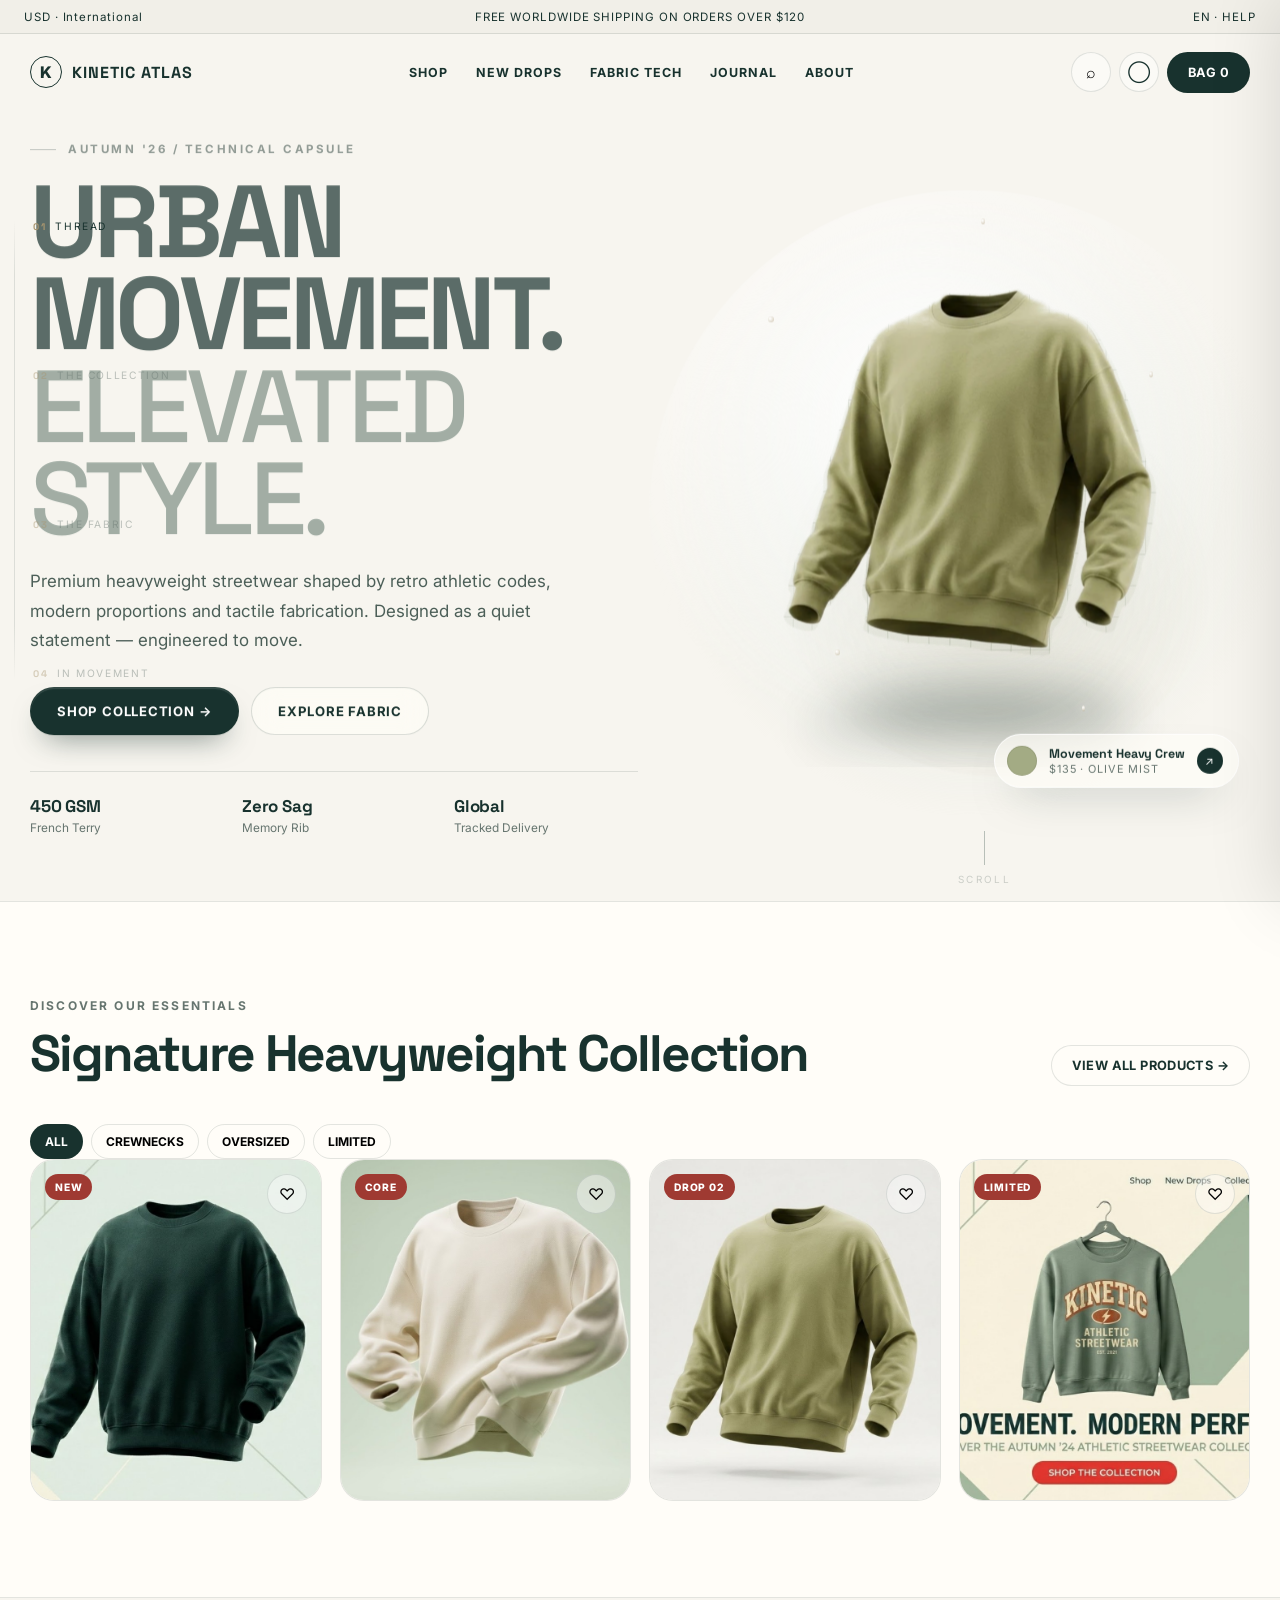
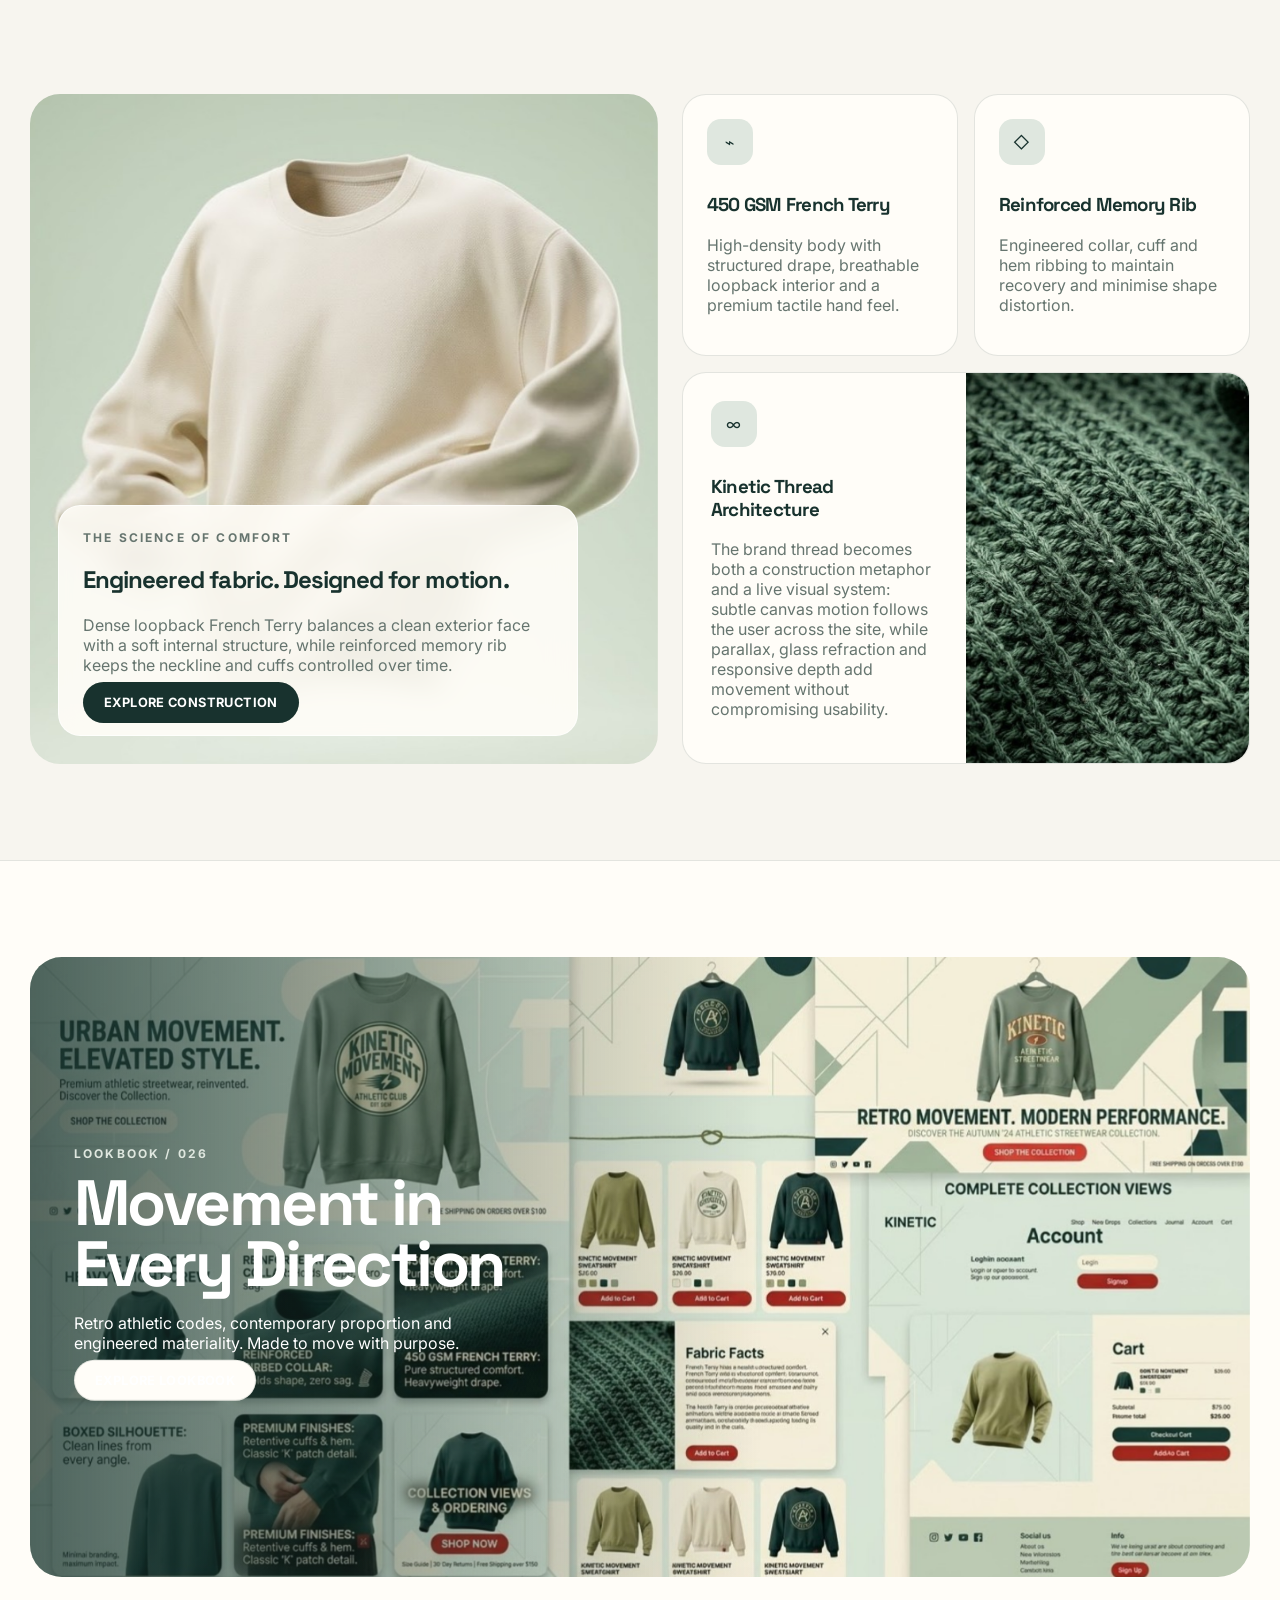
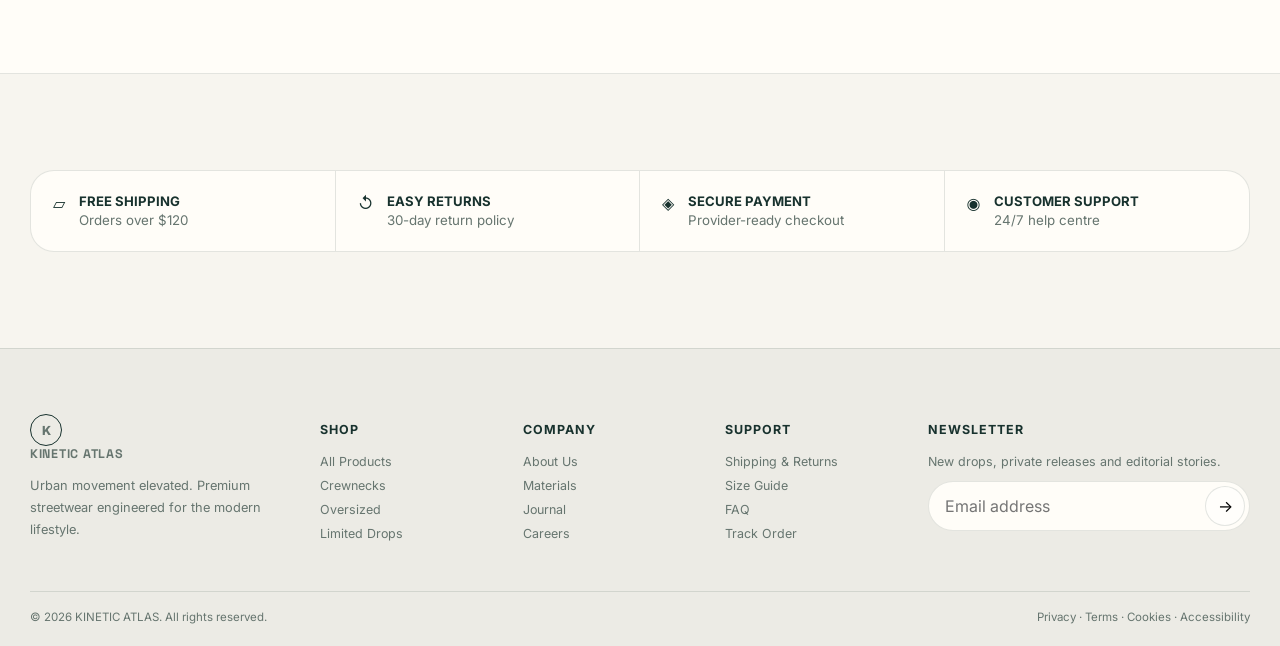
<file: index.html>
<!doctype html><html lang="en"><head><meta charset="utf-8"><meta name="viewport" content="width=device-width,initial-scale=1"><meta name="theme-color" content="#f7f5ef"><meta name="description" content="KINETIC ATLAS premium heavyweight streetwear — engineered for urban movement."><title>KINETIC ATLAS — Urban Movement</title><link rel="preconnect" href="https://fonts.googleapis.com"><link rel="preconnect" href="https://fonts.gstatic.com" crossorigin><link href="https://fonts.googleapis.com/css2?family=Inter:wght@400;500;600;700;800&family=Space+Grotesk:wght@500;600;700&display=swap" rel="stylesheet"><link rel="stylesheet" href="assets/css/styles.css"><link rel="stylesheet" href="assets/css/hero.css"><link rel="preload" as="image" href="assets/images/hero-garment.webp" type="image/webp" fetchpriority="high"><script>document.documentElement.classList.add("js")</script><link rel="manifest" href="manifest.webmanifest"><script type="application/ld+json">{"@context":"https://schema.org","@type":"Organization","name":"KINETIC ATLAS","url":"https://example.com","logo":"https://example.com/assets/logo.png","sameAs":[]}</script><script type="application/ld+json">{"@context":"https://schema.org","@type":"WebSite","name":"KINETIC ATLAS","url":"https://example.com","potentialAction":{"@type":"SearchAction","target":"https://example.com/shop.html?q={search_term_string}","query-input":"required name=search_term_string"}}</script></head><body>
<div class="announcement"><span>USD · International</span><span>FREE WORLDWIDE SHIPPING ON ORDERS OVER $120</span><span>EN · HELP</span></div>
<header class="header"><div class="container nav"><a class="brand" href="index.html"><span class="brandmark">K</span><strong>KINETIC ATLAS</strong></a><nav class="links"><a href="shop.html">SHOP</a><a href="#new">NEW DROPS</a><a href="#fabric">FABRIC TECH</a><a href="#lookbook">JOURNAL</a><a href="#about">ABOUT</a></nav><div class="actions"><button class="iconbtn" id="searchOpen" aria-label="Search">⌕</button><a class="iconbtn" href="account.html" aria-label="Account">◯</a><button class="pill dark" id="cartOpen">BAG <span data-cart-count>0</span></button></div></div></header>
<nav class="rail" data-rail aria-hidden="true"><span class="rail-track"><i class="rail-fill"></i></span><ol class="rail-marks"><li data-anchor="hero"><b>01</b><span>Thread</span></li><li data-anchor="new"><b>02</b><span>The collection</span></li><li data-anchor="fabric"><b>03</b><span>The fabric</span></li><li data-anchor="lookbook"><b>04</b><span>In movement</span></li></ol></nav>
<main>
<section class="hero" id="hero" data-hero>
<div class="container hero-grid">
<div class="hero-lede" data-scroll-copy="fade"><div class="eyebrow"><span data-in="up">AUTUMN '26 / TECHNICAL CAPSULE</span></div><h1 class="display hero-title"><span class="l"><span>URBAN MOVEMENT.</span></span><span class="l"><em>ELEVATED STYLE.</em></span></h1></div>
<div class="hero-actions" data-scroll-copy><p class="hero-sub" data-in="up" style="--d:.25s">Premium heavyweight streetwear shaped by retro athletic codes, modern proportions and tactile fabrication. Designed as a quiet statement — engineered to move.</p><div class="hero-cta" data-in="up" style="--d:.36s"><a class="pill dark" href="shop.html">SHOP COLLECTION <span class="arw">→</span></a><a class="pill ghost" href="#fabric">EXPLORE FABRIC</a></div></div>
<div class="hero-spec" data-scroll-copy><div data-in="up" style="--d:.46s"><b>450 GSM</b><small>French Terry</small></div><div data-in="up" style="--d:.54s"><b>Zero Sag</b><small>Memory Rib</small></div><div data-in="up" style="--d:.62s"><b>Global</b><small>Tracked Delivery</small></div></div>
<div class="hero-art">
<div class="hero-layer hero-atmos" data-depth=".10" data-rise="-26" data-zoom=".07" aria-hidden="true"><i class="glow"></i><i class="bloom"></i></div>
<canvas class="hero-weave" data-depth=".40" data-tilt=".5" data-rise="44" aria-hidden="true"></canvas>
<div class="hero-layer hero-shadow" data-depth=".24" data-rise="16" data-zoom=".06" aria-hidden="true"><picture><source srcset="assets/images/hero-garment-shadow.webp" type="image/webp"><img src="assets/images/hero-garment-shadow.png" width="661" height="721" alt="" loading="eager" decoding="async"></picture></div>
<div class="hero-layer hero-garment" data-depth=".42" data-tilt="1" data-rise="58" data-zoom="-.10"><picture><source srcset="assets/images/hero-garment.webp" type="image/webp"><img src="assets/images/hero-garment.png" width="661" height="721" alt="Movement Heavy Crew — 450 GSM olive mist crewneck" fetchpriority="high" decoding="async"></picture></div>
<div class="hero-layer hero-motes" data-depth=".70" data-rise="86" aria-hidden="true"><i></i><i></i><i></i><i></i><i></i></div>
<div class="hero-layer hero-chip-wrap" data-depth=".55" data-rise="30"><a class="hero-chip" href="product.html?id=movement-crew"><span class="dot"></span><span><b>Movement Heavy Crew</b><small>$135 · OLIVE MIST</small></span><span class="go">↗</span></a></div>
</div>
<div class="hero-cue" aria-hidden="true"><span class="track"></span><span>SCROLL</span></div>
</div>
</section>
<section class="section alt" id="new"><div class="container"><div class="section-head" data-reveal><div><div class="eyebrow">DISCOVER OUR ESSENTIALS</div><h2 class="display">Signature Heavyweight Collection</h2></div><a class="pill" href="shop.html">VIEW ALL PRODUCTS →</a></div><div class="filters" data-reveal><button class="filter active">ALL</button><button class="filter">CREWNECKS</button><button class="filter">OVERSIZED</button><button class="filter">LIMITED</button></div><div class="products" data-reveal data-product-grid data-limit="4"></div></div></section>
<section class="section" id="fabric"><div class="container feature-grid"><div class="editorial" data-reveal><img data-parallax=".16" src="assets/images/product-ivory-crew.jpg" alt="Ivory premium crewneck editorial"><div class="editorial-copy"><div class="eyebrow">THE SCIENCE OF COMFORT</div><h2 class="display">Engineered fabric. Designed for motion.</h2><p class="muted">Dense loopback French Terry balances a clean exterior face with a soft internal structure, while reinforced memory rib keeps the neckline and cuffs controlled over time.</p><a class="pill dark" href="product.html?id=retro-crew">EXPLORE CONSTRUCTION</a></div></div><div class="tech-grid" data-reveal><article class="tech-card"><div class="tech-icon">⌁</div><h3 class="display">450 GSM French Terry</h3><p class="muted">High-density body with structured drape, breathable loopback interior and a premium tactile hand feel.</p></article><article class="tech-card"><div class="tech-icon">◇</div><h3 class="display">Reinforced Memory Rib</h3><p class="muted">Engineered collar, cuff and hem ribbing to maintain recovery and minimise shape distortion.</p></article><article class="tech-card big"><div class="copy"><div class="tech-icon">∞</div><h3 class="display">Kinetic Thread Architecture</h3><p class="muted">The brand thread becomes both a construction metaphor and a live visual system: subtle canvas motion follows the user across the site, while parallax, glass refraction and responsive depth add movement without compromising usability.</p></div><img src="assets/images/fabric-pine-closeup.jpg" alt="Close up heavyweight knit texture"></article></div></div></section>
<section class="section alt" id="lookbook"><div class="container"><div class="lookbook" data-reveal><img data-parallax=".2" src="assets/images/brand-moodboard.jpg" alt="Kinetic Atlas collection lookbook"><div class="overlay"></div><div class="copy"><div class="eyebrow" style="color:#dfe7df">LOOKBOOK / 026</div><h2 class="display">Movement in Every Direction</h2><p>Retro athletic codes, contemporary proportion and engineered materiality. Made to move with purpose.</p><a class="pill" href="shop.html">EXPLORE LOOKBOOK</a></div></div></div></section>
<section class="section"><div class="container servicebar" data-reveal><div class="service"><span>▱</span><div><b>FREE SHIPPING</b><small>Orders over $120</small></div></div><div class="service"><span>↺</span><div><b>EASY RETURNS</b><small>30-day return policy</small></div></div><div class="service"><span>◈</span><div><b>SECURE PAYMENT</b><small>Provider-ready checkout</small></div></div><div class="service"><span>◉</span><div><b>CUSTOMER SUPPORT</b><small>24/7 help centre</small></div></div></div></section>
</main>
<footer class="footer" id="about"><div class="container"><div class="footer-grid"><div><a class="brand" href="index.html"><span class="brandmark">K</span><strong>KINETIC ATLAS</strong></a><p class="muted" style="font-size:.8rem;line-height:1.7;max-width:260px">Urban movement elevated. Premium streetwear engineered for the modern lifestyle.</p></div><div><h4>SHOP</h4><a href="shop.html">All Products</a><a href="shop.html">Crewnecks</a><a href="shop.html">Oversized</a><a href="shop.html">Limited Drops</a></div><div><h4>COMPANY</h4><a href="#about">About Us</a><a href="#fabric">Materials</a><a href="#lookbook">Journal</a><a href="#">Careers</a></div><div><h4>SUPPORT</h4><a href="#">Shipping & Returns</a><a href="#">Size Guide</a><a href="#">FAQ</a><a href="#">Track Order</a></div><div><h4>NEWSLETTER</h4><p class="muted" style="font-size:.78rem">New drops, private releases and editorial stories.</p><form class="newsletter" onsubmit="event.preventDefault();document.getElementById('toast').textContent='You are on the list';document.getElementById('toast').classList.add('show');setTimeout(()=>document.getElementById('toast').classList.remove('show'),2000)"><input required type="email" placeholder="Email address"><button class="iconbtn" aria-label="Join">→</button></form></div></div><div class="footer-bottom"><span>© 2026 KINETIC ATLAS. All rights reserved.</span><span>Privacy · Terms · Cookies · Accessibility</span></div></div></footer>
<div class="backdrop" id="backdrop"></div><aside class="drawer" id="cartDrawer"><div class="drawer-head"><b class="display">YOUR BAG (<span data-cart-count>0</span>)</b><button class="iconbtn" id="cartClose">×</button></div><div class="drawer-body" id="cartItems"></div><div class="drawer-foot"><div style="display:flex;justify-content:space-between;margin-bottom:16px"><b>SUBTOTAL</b><b data-cart-subtotal>$0.00</b></div><a class="pill accent" style="display:block;text-align:center" href="checkout.html">SECURE CHECKOUT</a></div></aside><div class="modal" id="searchModal"><div class="searchbox"><input id="searchInput" placeholder="Search collection, colour, style…"><button class="iconbtn" id="searchClose">×</button></div><div class="search-results" id="searchResults"></div></div><div class="toast" id="toast"></div><script src="assets/js/data.js"></script><script src="assets/js/app.js"></script><script src="assets/js/hero.js"></script></body></html>
</file>
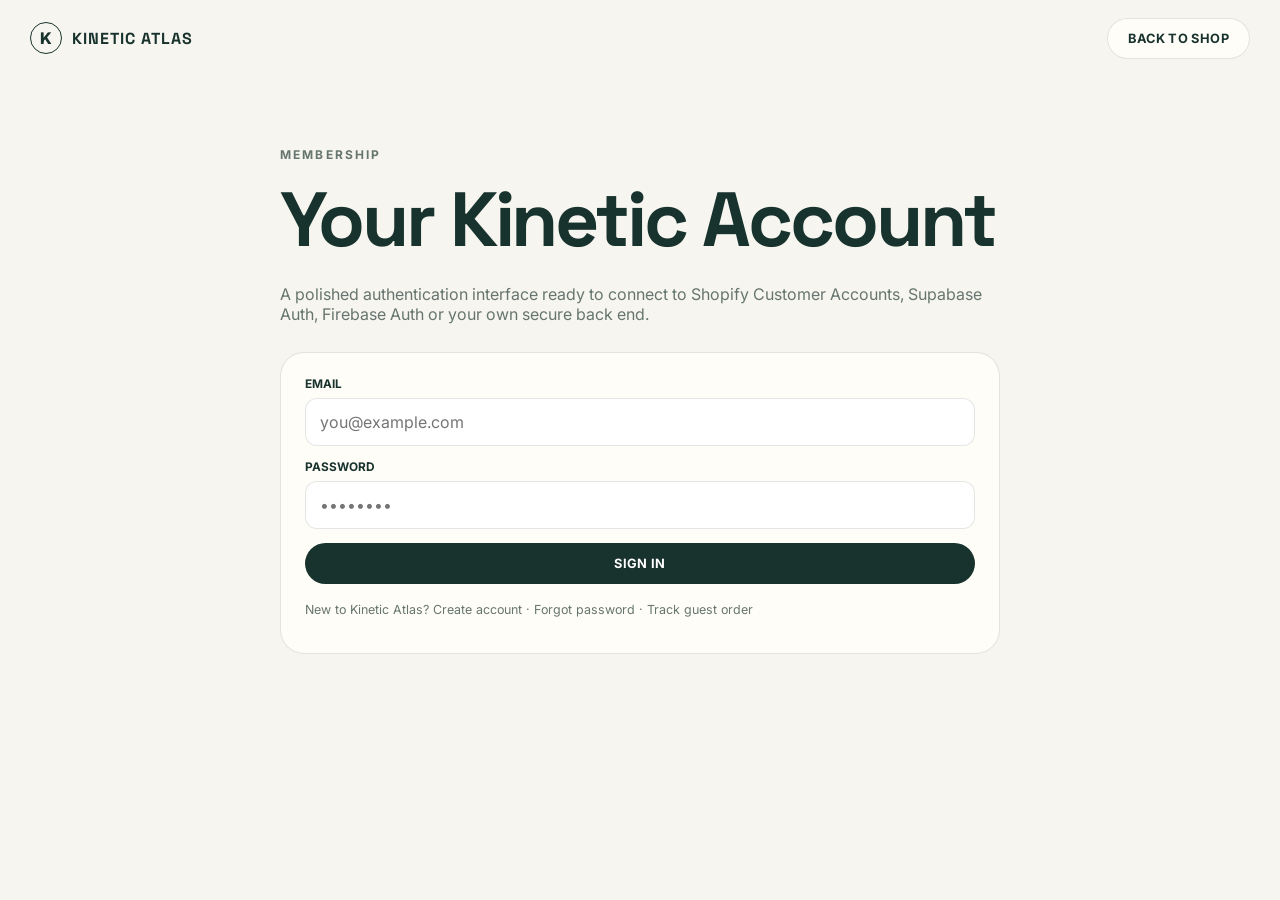
<file: account.html>
<!doctype html><html lang="en"><head><meta charset="utf-8"><meta name="viewport" content="width=device-width,initial-scale=1"><title>Account — KINETIC ATLAS</title><link rel="preconnect" href="https://fonts.googleapis.com"><link rel="preconnect" href="https://fonts.gstatic.com" crossorigin><link href="https://fonts.googleapis.com/css2?family=Inter:wght@400;500;600;700;800&family=Space+Grotesk:wght@500;600;700&display=swap" rel="stylesheet"><link rel="stylesheet" href="assets/css/styles.css"></head><body><header class="header"><div class="container nav"><a class="brand" href="index.html"><span class="brandmark">K</span><strong>KINETIC ATLAS</strong></a><a class="pill" href="shop.html">BACK TO SHOP</a></div></header><main><section class="page-hero"><div class="container" style="max-width:720px"><div class="eyebrow">MEMBERSHIP</div><h1 class="display">Your Kinetic Account</h1><p class="muted">A polished authentication interface ready to connect to Shopify Customer Accounts, Supabase Auth, Firebase Auth or your own secure back end.</p><div class="panel" style="margin-top:28px"><form class="form-grid" onsubmit="event.preventDefault();document.getElementById('toast').textContent='Demo sign-in only';document.getElementById('toast').classList.add('show');setTimeout(()=>document.getElementById('toast').classList.remove('show'),1800)"><div class="field full"><label>EMAIL</label><input type="email" required placeholder="you@example.com"></div><div class="field full"><label>PASSWORD</label><input type="password" required placeholder="••••••••"></div><button class="pill dark" style="grid-column:1/-1">SIGN IN</button></form><p class="muted" style="font-size:.78rem;margin-top:18px">New to Kinetic Atlas? Create account · Forgot password · Track guest order</p></div></div></section></main><div class="toast" id="toast"></div><script src="assets/js/data.js"></script><script src="assets/js/app.js"></script></body></html>
</file>
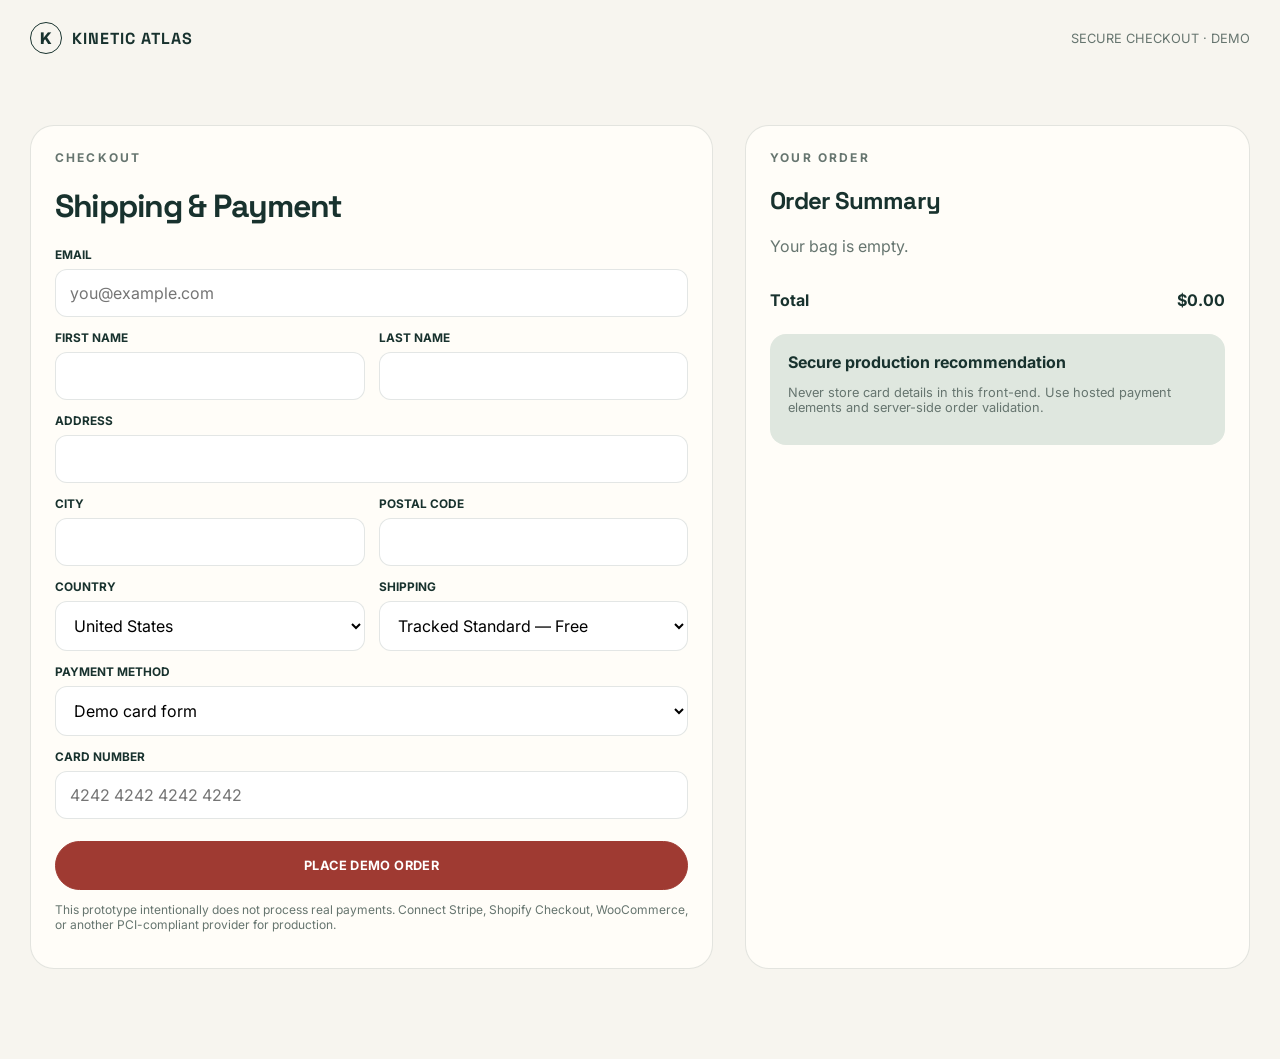
<file: checkout.html>
<!doctype html><html lang="en"><head><meta charset="utf-8"><meta name="viewport" content="width=device-width,initial-scale=1"><title>Checkout — KINETIC ATLAS</title><link rel="preconnect" href="https://fonts.googleapis.com"><link rel="preconnect" href="https://fonts.gstatic.com" crossorigin><link href="https://fonts.googleapis.com/css2?family=Inter:wght@400;500;600;700;800&family=Space+Grotesk:wght@500;600;700&display=swap" rel="stylesheet"><link rel="stylesheet" href="assets/css/styles.css"></head><body><header class="header"><div class="container nav"><a class="brand" href="index.html"><span class="brandmark">K</span><strong>KINETIC ATLAS</strong></a><span class="muted" style="font-size:.8rem">SECURE CHECKOUT · DEMO</span></div></header><main><div class="container checkout"><form class="panel"><div class="eyebrow">CHECKOUT</div><h1 class="display">Shipping & Payment</h1><div class="form-grid"><div class="field full"><label>EMAIL</label><input type="email" required placeholder="you@example.com"></div><div class="field"><label>FIRST NAME</label><input required></div><div class="field"><label>LAST NAME</label><input required></div><div class="field full"><label>ADDRESS</label><input required></div><div class="field"><label>CITY</label><input required></div><div class="field"><label>POSTAL CODE</label><input required></div><div class="field"><label>COUNTRY</label><select><option>United States</option><option>United Kingdom</option><option>Saudi Arabia</option><option>Pakistan</option><option>Germany</option><option>Canada</option></select></div><div class="field"><label>SHIPPING</label><select><option>Tracked Standard — Free</option><option>Express — $24</option></select></div><div class="field full"><label>PAYMENT METHOD</label><select><option>Demo card form</option><option>PayPal (integration placeholder)</option><option>Apple Pay / Google Pay (provider placeholder)</option></select></div><div class="field full"><label>CARD NUMBER</label><input placeholder="4242 4242 4242 4242"></div></div><button id="placeOrder" class="pill accent" style="width:100%;margin-top:22px;padding:16px">PLACE DEMO ORDER</button><p class="muted" style="font-size:.75rem">This prototype intentionally does not process real payments. Connect Stripe, Shopify Checkout, WooCommerce, or another PCI-compliant provider for production.</p></form><aside class="panel"><div class="eyebrow">YOUR ORDER</div><h2 class="display">Order Summary</h2><div id="checkoutSummary"></div><div style="margin-top:24px;padding:18px;background:var(--sage);border-radius:16px"><b>Secure production recommendation</b><p class="muted" style="font-size:.8rem">Never store card details in this front-end. Use hosted payment elements and server-side order validation.</p></div></aside></div></main><div class="toast" id="toast"></div><script src="assets/js/data.js"></script><script src="assets/js/app.js"></script></body></html>
</file>
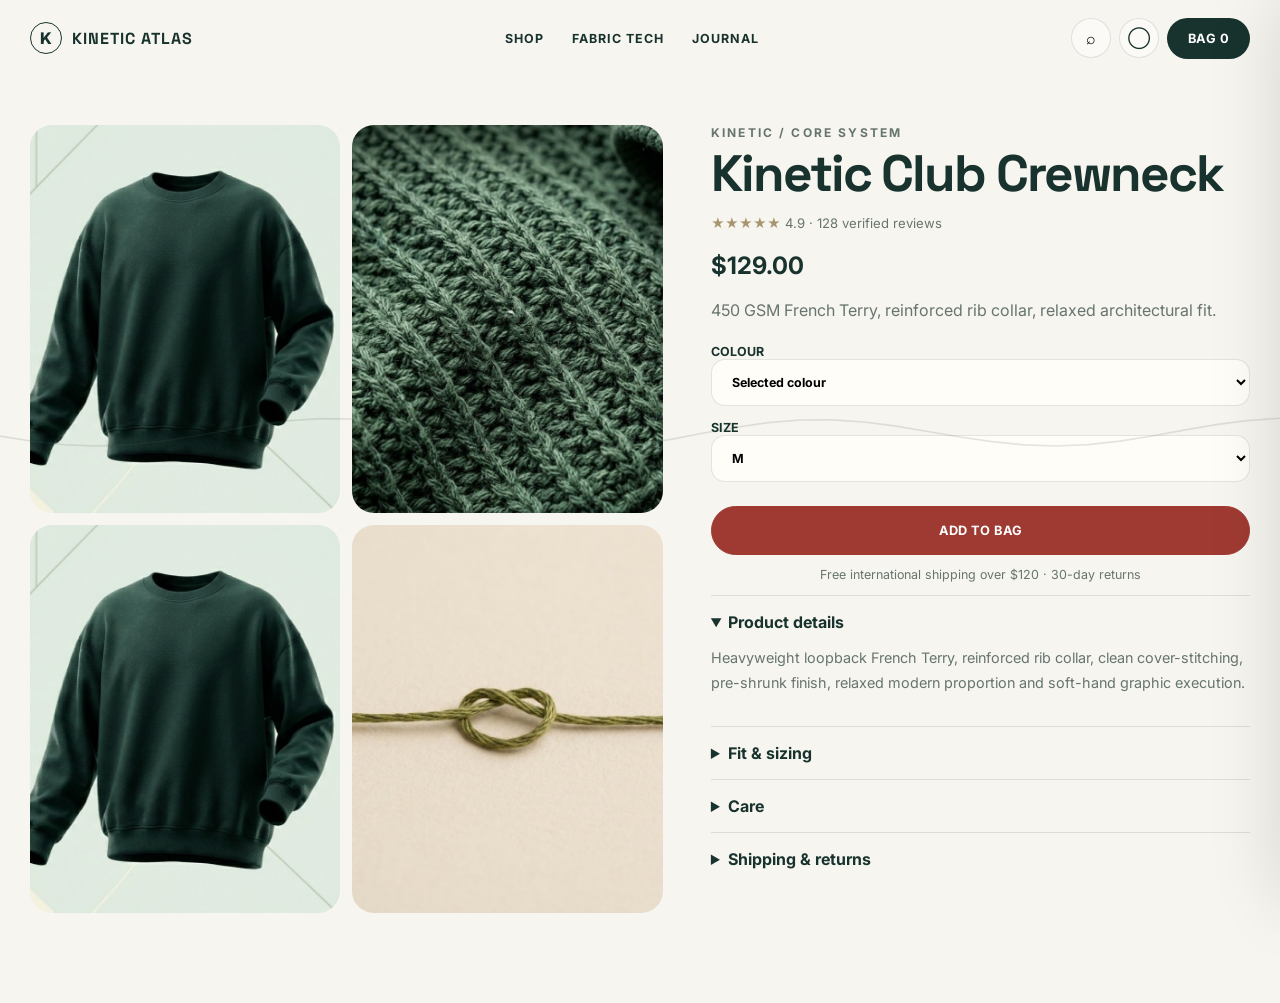
<file: product.html>
<!doctype html><html lang="en"><head><meta charset="utf-8"><meta name="viewport" content="width=device-width,initial-scale=1"><title>Product — KINETIC ATLAS</title><link rel="preconnect" href="https://fonts.googleapis.com"><link rel="preconnect" href="https://fonts.gstatic.com" crossorigin><link href="https://fonts.googleapis.com/css2?family=Inter:wght@400;500;600;700;800&family=Space+Grotesk:wght@500;600;700&display=swap" rel="stylesheet"><link rel="stylesheet" href="assets/css/styles.css"><script id="productSchema" type="application/ld+json"></script></head><body><canvas id="threadCanvas"></canvas><header class="header"><div class="container nav"><a class="brand" href="index.html"><span class="brandmark">K</span><strong>KINETIC ATLAS</strong></a><nav class="links"><a href="shop.html">SHOP</a><a href="index.html#fabric">FABRIC TECH</a><a href="index.html#lookbook">JOURNAL</a></nav><div class="actions"><button class="iconbtn" id="searchOpen">⌕</button><a class="iconbtn" href="account.html">◯</a><button class="pill dark" id="cartOpen">BAG <span data-cart-count>0</span></button></div></div></header><main id="productDetail"><div class="container product-page"><section class="gallery"><img data-p-img alt="Product front"><img data-p-img alt="Fabric detail"><img data-p-img alt="Product alternate"><img src="assets/images/thread-knot-wide.jpg" alt="Kinetic thread detail"></section><section class="product-info"><div class="eyebrow">KINETIC / CORE SYSTEM</div><h1 class="display" id="pName">Product</h1><div class="rating">★★★★★ <span class="muted">4.9 · 128 verified reviews</span></div><h2 id="pPrice">$129.00</h2><p class="muted" id="pDesc"></p><div class="selects"><label>COLOUR<select><option>Selected colour</option><option>Pine Green</option><option>Ivory</option><option>Olive Mist</option></select></label><label>SIZE<select id="pSize"><option>XS</option><option>S</option><option selected>M</option><option>L</option><option>XL</option><option>XXL</option></select></label></div><button class="pill accent" id="pAdd" style="width:100%;padding:16px">ADD TO BAG</button><p class="muted" style="font-size:.78rem;text-align:center">Free international shipping over $120 · 30-day returns</p><div class="accordion"><details open><summary>Product details</summary><p>Heavyweight loopback French Terry, reinforced rib collar, clean cover-stitching, pre-shrunk finish, relaxed modern proportion and soft-hand graphic execution.</p></details><details><summary>Fit & sizing</summary><p>Relaxed unisex fit. Choose your usual size for a structured silhouette or size up for a more oversized streetwear profile.</p></details><details><summary>Care</summary><p>Cold wash inside out, gentle cycle, line dry where possible. Do not iron directly over graphic applications.</p></details><details><summary>Shipping & returns</summary><p>Tracked international shipping. Returns accepted within 30 days on unworn items with original packaging and tags.</p></details></div></section></div></main><div class="backdrop" id="backdrop"></div><aside class="drawer" id="cartDrawer"><div class="drawer-head"><b>YOUR BAG (<span data-cart-count>0</span>)</b><button class="iconbtn" id="cartClose">×</button></div><div class="drawer-body" id="cartItems"></div><div class="drawer-foot"><div style="display:flex;justify-content:space-between;margin-bottom:16px"><b>SUBTOTAL</b><b data-cart-subtotal>$0</b></div><a class="pill accent" style="display:block;text-align:center" href="checkout.html">SECURE CHECKOUT</a></div></aside><div class="modal" id="searchModal"><div class="searchbox"><input id="searchInput" placeholder="Search products…"><button class="iconbtn" id="searchClose">×</button></div><div id="searchResults" class="search-results"></div></div><div class="toast" id="toast"></div><script src="assets/js/data.js"></script><script src="assets/js/app.js"></script></body></html>
</file>
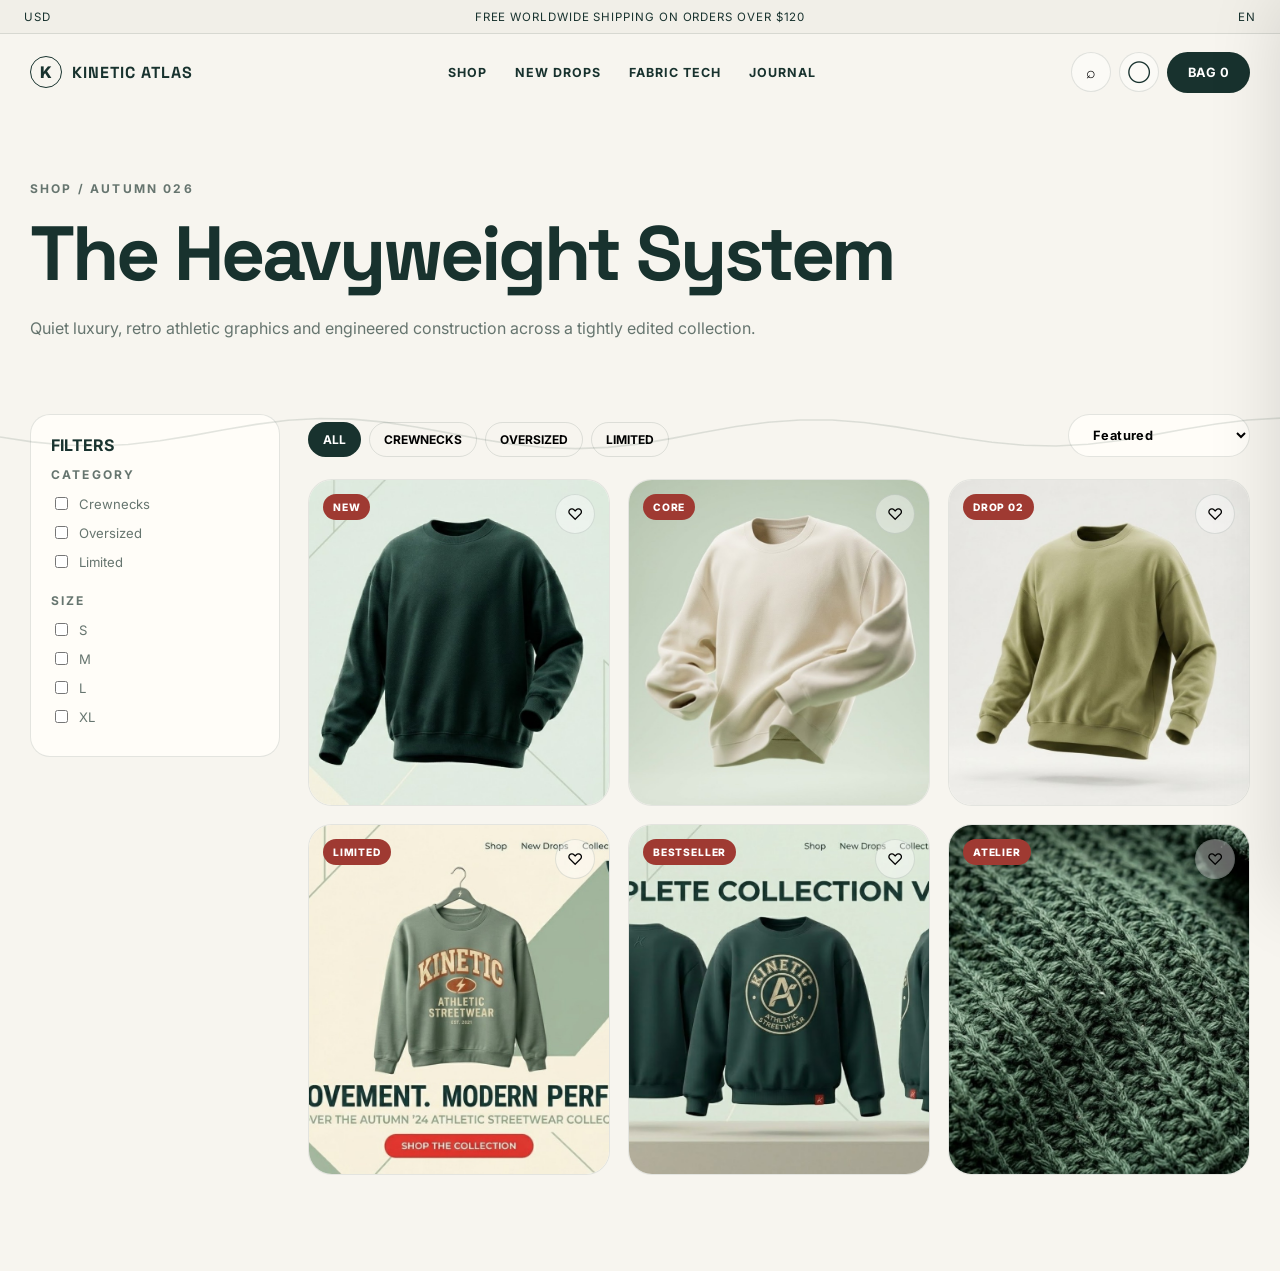
<file: shop.html>
<!doctype html><html lang="en"><head><meta charset="utf-8"><meta name="viewport" content="width=device-width,initial-scale=1"><title>Shop — KINETIC ATLAS</title><link rel="preconnect" href="https://fonts.googleapis.com"><link rel="preconnect" href="https://fonts.gstatic.com" crossorigin><link href="https://fonts.googleapis.com/css2?family=Inter:wght@400;500;600;700;800&family=Space+Grotesk:wght@500;600;700&display=swap" rel="stylesheet"><link rel="stylesheet" href="assets/css/styles.css"></head><body><canvas id="threadCanvas"></canvas><div class="announcement"><span>USD</span><span>FREE WORLDWIDE SHIPPING ON ORDERS OVER $120</span><span>EN</span></div><header class="header"><div class="container nav"><a class="brand" href="index.html"><span class="brandmark">K</span><strong>KINETIC ATLAS</strong></a><nav class="links"><a href="shop.html">SHOP</a><a href="index.html#new">NEW DROPS</a><a href="index.html#fabric">FABRIC TECH</a><a href="index.html#lookbook">JOURNAL</a></nav><div class="actions"><button class="iconbtn" id="searchOpen">⌕</button><a class="iconbtn" href="account.html">◯</a><button class="pill dark" id="cartOpen">BAG <span data-cart-count>0</span></button></div></div></header><main><section class="page-hero"><div class="container"><div class="eyebrow">SHOP / AUTUMN 026</div><h1 class="display">The Heavyweight System</h1><p class="muted">Quiet luxury, retro athletic graphics and engineered construction across a tightly edited collection.</p></div></section><section class="section" style="padding-top:20px"><div class="container shop-layout"><aside class="sidebar"><h4>FILTERS</h4><p class="eyebrow">CATEGORY</p><label class="check"><input type="checkbox"> Crewnecks</label><label class="check"><input type="checkbox"> Oversized</label><label class="check"><input type="checkbox"> Limited</label><p class="eyebrow" style="margin-top:22px">SIZE</p><label class="check"><input type="checkbox"> S</label><label class="check"><input type="checkbox"> M</label><label class="check"><input type="checkbox"> L</label><label class="check"><input type="checkbox"> XL</label></aside><div><div class="section-head" style="margin-bottom:22px"><div class="filters"><button class="filter active" data-filter="All">ALL</button><button class="filter" data-filter="Crewnecks">CREWNECKS</button><button class="filter" data-filter="Oversized">OVERSIZED</button><button class="filter" data-filter="Limited">LIMITED</button></div><select class="pill"><option>Featured</option><option>Price: Low to High</option><option>Price: High to Low</option></select></div><div class="shop-products" id="shopGrid"></div></div></div></section></main><div class="backdrop" id="backdrop"></div><aside class="drawer" id="cartDrawer"><div class="drawer-head"><b>YOUR BAG (<span data-cart-count>0</span>)</b><button class="iconbtn" id="cartClose">×</button></div><div class="drawer-body" id="cartItems"></div><div class="drawer-foot"><div style="display:flex;justify-content:space-between;margin-bottom:16px"><b>SUBTOTAL</b><b data-cart-subtotal>$0</b></div><a class="pill accent" style="display:block;text-align:center" href="checkout.html">SECURE CHECKOUT</a></div></aside><div class="modal" id="searchModal"><div class="searchbox"><input id="searchInput" placeholder="Search products…"><button class="iconbtn" id="searchClose">×</button></div><div id="searchResults" class="search-results"></div></div><div class="toast" id="toast"></div><script src="assets/js/data.js"></script><script src="assets/js/app.js"></script></body></html>
</file>
<file: assets/css/styles.css>
:root{
  --bg:#f7f5ef;--paper:#fffdf8;--sage:#dfe7df;--sage2:#cbd7cc;--ink:#18322e;--muted:#66756f;--line:rgba(24,50,46,.12);--accent:#9f3a32;--gold:#a8956f;--shadow:0 24px 70px rgba(27,50,46,.10);
}
*{box-sizing:border-box} html{scroll-behavior:smooth} body{margin:0;font-family:Inter,ui-sans-serif,system-ui,-apple-system,BlinkMacSystemFont,"Segoe UI",sans-serif;background:var(--bg);color:var(--ink);overflow-x:hidden} a{color:inherit;text-decoration:none} button,input,select{font:inherit} img{max-width:100%;display:block}
.container{width:min(1220px,calc(100% - 40px));margin:auto}.eyebrow{font-size:.75rem;letter-spacing:.18em;text-transform:uppercase;color:var(--muted);font-weight:700}.display{font-family:"Space Grotesk",Inter,sans-serif;letter-spacing:-.04em}.muted{color:var(--muted)}
.announcement{height:34px;display:grid;grid-template-columns:1fr auto 1fr;align-items:center;padding:0 24px;border-bottom:1px solid var(--line);font-size:.72rem;letter-spacing:.08em;background:#f1efe8}.announcement span:last-child{text-align:right}
.header{position:sticky;top:0;z-index:60;background:rgba(247,245,239,.86);backdrop-filter:blur(18px);border-bottom:1px solid transparent;transition:.25s}.header.scrolled{border-color:var(--line);box-shadow:0 10px 30px rgba(26,50,46,.06)}.nav{height:76px;display:flex;align-items:center;justify-content:space-between;gap:24px}.brand{display:flex;align-items:center;gap:10px}.brandmark{width:32px;height:32px;border:1px solid var(--ink);border-radius:50%;display:grid;place-items:center;font-weight:800}.brand strong{font-family:"Space Grotesk";letter-spacing:.06em}.links{display:flex;gap:28px;font-size:.78rem;font-weight:700;letter-spacing:.08em}.actions{display:flex;align-items:center;gap:8px}.iconbtn{width:40px;height:40px;border:1px solid var(--line);border-radius:50%;display:grid;place-items:center;background:rgba(255,255,255,.4);cursor:pointer}.pill{border:1px solid var(--line);border-radius:999px;padding:12px 20px;background:var(--paper);font-weight:700;font-size:.8rem;letter-spacing:.03em;cursor:pointer}.pill.dark{background:var(--ink);color:#fff}.pill.accent{background:var(--accent);border-color:var(--accent);color:#fff}.pill:hover,.iconbtn:hover{transform:translateY(-1px)}
#threadCanvas{position:fixed;inset:0;width:100%;height:100%;pointer-events:none;z-index:5;opacity:.46}
.section{padding:96px 0}.section.alt{background:var(--paper);border-block:1px solid var(--line)}.section-head{display:flex;justify-content:space-between;gap:24px;align-items:flex-end;margin-bottom:38px}.section-head h2{font-size:clamp(2rem,4vw,3.5rem);margin:8px 0 0}.filters{display:flex;gap:8px;flex-wrap:wrap}.filter{padding:9px 14px;border-radius:999px;border:1px solid var(--line);background:transparent;font-size:.75rem;font-weight:700;cursor:pointer}.filter.active{background:var(--ink);color:#fff}
.products{display:grid;grid-template-columns:repeat(4,1fr);gap:18px}.card{background:var(--paper);border:1px solid var(--line);border-radius:24px;overflow:hidden;transition:.3s}.card:hover{transform:translateY(-4px);box-shadow:var(--shadow)}.card-media{position:relative;aspect-ratio:4/5;background:#ebe9e2;overflow:hidden}.card-media img{width:100%;height:100%;object-fit:cover;transition:.5s}.card:hover img{transform:scale(1.035)}.badge{position:absolute;top:14px;left:14px;background:var(--accent);color:white;border-radius:999px;padding:7px 10px;font-size:.64rem;font-weight:800;letter-spacing:.08em}.wishlist{position:absolute;right:14px;top:14px}.card-body{padding:18px}.card-title-row{display:flex;justify-content:space-between;gap:10px}.card h3{margin:0;font-family:"Space Grotesk";font-size:1rem}.price{font-weight:800}.swatches{display:flex;gap:7px;margin:14px 0}.swatch{width:14px;height:14px;border-radius:50%;border:1px solid rgba(0,0,0,.12)}.card-actions{display:grid;grid-template-columns:1fr 42px;gap:8px}.card-actions button{height:42px}
.feature-grid{display:grid;grid-template-columns:1.05fr .95fr;gap:24px}.editorial{border-radius:30px;overflow:hidden;min-height:520px;position:relative}.editorial img{width:100%;height:100%;object-fit:cover}.editorial-copy{position:absolute;inset:auto 28px 28px 28px;background:rgba(255,253,248,.9);backdrop-filter:blur(14px);border:1px solid rgba(255,255,255,.7);padding:24px;border-radius:22px;max-width:520px}.tech-grid{display:grid;grid-template-columns:1fr 1fr;gap:16px}.tech-card{background:var(--paper);border:1px solid var(--line);border-radius:24px;padding:24px;min-height:220px}.tech-card.big{grid-column:1/-1;min-height:280px;display:grid;grid-template-columns:1fr 1fr;overflow:hidden;padding:0}.tech-card.big .copy{padding:28px}.tech-card.big img{width:100%;height:100%;object-fit:cover}.tech-icon{width:46px;height:46px;border-radius:14px;background:var(--sage);display:grid;place-items:center;margin-bottom:28px}
.lookbook{position:relative;height:620px;overflow:hidden;border-radius:32px}.lookbook img{width:100%;height:100%;object-fit:cover}.lookbook .overlay{position:absolute;inset:0;background:linear-gradient(90deg,rgba(24,50,46,.72),transparent 60%)}.lookbook .copy{position:absolute;left:44px;top:50%;transform:translateY(-50%);color:white;max-width:430px}.lookbook h2{font-size:clamp(2.5rem,5vw,4.8rem);line-height:.95;margin:12px 0 18px}
.servicebar{display:grid;grid-template-columns:repeat(4,1fr);border:1px solid var(--line);border-radius:24px;overflow:hidden;background:var(--paper)}.service{padding:22px;border-right:1px solid var(--line);display:flex;gap:14px}.service:last-child{border-right:0}.service b{display:block;font-size:.82rem}.service small{color:var(--muted)}
.footer{padding:56px 0 22px;background:#ecebe5;border-top:1px solid var(--line)}.footer-grid{display:grid;grid-template-columns:1.5fr repeat(3,1fr) 1.4fr;gap:28px}.footer h4{font-size:.78rem;letter-spacing:.08em}.footer a{display:block;color:var(--muted);font-size:.78rem;margin:9px 0}.newsletter{display:flex;border:1px solid var(--line);background:var(--paper);border-radius:999px;overflow:hidden;padding:4px}.newsletter input{flex:1;border:0;background:transparent;padding:10px 12px;outline:none;min-width:0}.footer-bottom{display:flex;justify-content:space-between;gap:24px;border-top:1px solid var(--line);padding-top:18px;margin-top:38px;font-size:.72rem;color:var(--muted)}
.drawer,.modal{position:fixed;z-index:90}.drawer{top:0;right:0;width:min(440px,100%);height:100dvh;background:var(--paper);box-shadow:-20px 0 70px rgba(0,0,0,.14);transform:translateX(105%);transition:.35s;display:flex;flex-direction:column}.drawer.open{transform:translateX(0)}.drawer-head{padding:22px;border-bottom:1px solid var(--line);display:flex;justify-content:space-between;align-items:center}.drawer-body{padding:20px;overflow:auto;flex:1}.drawer-foot{padding:20px;border-top:1px solid var(--line)}.cart-item{display:grid;grid-template-columns:76px 1fr auto;gap:12px;padding:14px 0;border-bottom:1px solid var(--line)}.cart-item img{width:76px;height:92px;object-fit:cover;border-radius:14px}.qty{display:flex;align-items:center;gap:8px;margin-top:8px}.qty button{width:26px;height:26px;border-radius:50%;border:1px solid var(--line);background:white}.backdrop{position:fixed;inset:0;background:rgba(16,32,29,.35);backdrop-filter:blur(3px);z-index:80;opacity:0;pointer-events:none;transition:.25s}.backdrop.show{opacity:1;pointer-events:auto}.modal{inset:50% auto auto 50%;transform:translate(-50%,-46%) scale(.98);width:min(760px,calc(100% - 30px));background:var(--paper);border-radius:28px;box-shadow:var(--shadow);opacity:0;pointer-events:none;transition:.25s;overflow:hidden}.modal.show{opacity:1;pointer-events:auto;transform:translate(-50%,-50%) scale(1)}.searchbox{padding:22px;display:flex;gap:10px}.searchbox input{flex:1;border:1px solid var(--line);border-radius:999px;padding:14px 18px;outline:none;background:#fff}.search-results{padding:0 22px 22px;max-height:55vh;overflow:auto}.search-result{display:grid;grid-template-columns:70px 1fr auto;gap:14px;padding:12px 0;border-top:1px solid var(--line)}.search-result img{width:70px;height:76px;object-fit:cover;border-radius:12px}
.page-hero{padding:70px 0 40px}.page-hero h1{font-size:clamp(2.6rem,6vw,5.4rem);margin:8px 0 12px}.shop-layout{display:grid;grid-template-columns:250px 1fr;gap:28px}.sidebar{position:sticky;top:110px;align-self:start;background:var(--paper);border:1px solid var(--line);border-radius:20px;padding:20px}.sidebar h4{margin:0 0 12px}.check{display:flex;gap:8px;align-items:center;margin:10px 0;font-size:.82rem;color:var(--muted)}.shop-products{display:grid;grid-template-columns:repeat(3,1fr);gap:18px}
.product-page{padding:48px 0 90px;display:grid;grid-template-columns:1.08fr .92fr;gap:48px}.gallery{display:grid;grid-template-columns:1fr 1fr;gap:12px}.gallery img{width:100%;aspect-ratio:4/5;object-fit:cover;border-radius:22px;background:#ece9e0}.product-info{position:sticky;top:110px;align-self:start}.product-info h1{font-size:clamp(2.3rem,4vw,4.2rem);line-height:1;margin:8px 0 16px}.rating{font-size:.82rem;color:var(--gold)}.selects{display:grid;gap:14px;margin:24px 0}.selects label{font-weight:700;font-size:.78rem}.selects select{width:100%;padding:14px 16px;border:1px solid var(--line);border-radius:14px;background:var(--paper)}.accordion details{border-top:1px solid var(--line);padding:16px 0}.accordion summary{font-weight:700;cursor:pointer}.accordion p{color:var(--muted);line-height:1.7;font-size:.9rem}
.checkout{display:grid;grid-template-columns:1.15fr .85fr;gap:32px;padding:48px 0 90px}.panel{background:var(--paper);border:1px solid var(--line);border-radius:24px;padding:24px}.form-grid{display:grid;grid-template-columns:1fr 1fr;gap:14px}.field{display:grid;gap:7px}.field.full{grid-column:1/-1}.field label{font-size:.74rem;font-weight:700}.field input,.field select{padding:13px 14px;border:1px solid var(--line);border-radius:12px;background:white;outline:none}
.toast{position:fixed;left:50%;bottom:24px;transform:translate(-50%,20px);background:var(--ink);color:white;padding:12px 18px;border-radius:999px;z-index:110;opacity:0;pointer-events:none;transition:.25s;font-size:.82rem}.toast.show{opacity:1;transform:translate(-50%,0)}
@media(max-width:1000px){.links{display:none}.feature-grid,.product-page,.checkout{grid-template-columns:1fr}.products{grid-template-columns:repeat(2,1fr)}.shop-layout{grid-template-columns:1fr}.sidebar{position:relative;top:auto}.shop-products{grid-template-columns:repeat(2,1fr)}.product-info{position:relative;top:auto}.footer-grid{grid-template-columns:repeat(2,1fr)}.servicebar{grid-template-columns:repeat(2,1fr)}.service:nth-child(2){border-right:0}.service:nth-child(-n+2){border-bottom:1px solid var(--line)}}
@media(max-width:650px){.announcement{grid-template-columns:1fr;text-align:center;height:auto;padding:8px}.announcement span:not(:nth-child(2)){display:none}.container{width:min(100% - 24px,1220px)}.nav{height:66px}.brand strong{font-size:.86rem}.products,.shop-products,.gallery,.tech-grid,.form-grid{grid-template-columns:1fr}.tech-card.big{grid-template-columns:1fr}.tech-card.big img{height:220px}.section{padding:68px 0}.section-head{align-items:flex-start;flex-direction:column}.servicebar{grid-template-columns:1fr}.service{border-right:0;border-bottom:1px solid var(--line)}.service:last-child{border-bottom:0}.footer-grid{grid-template-columns:1fr}.footer-bottom{flex-direction:column}.lookbook{height:520px}.lookbook .copy{left:24px;right:24px}.actions .iconbtn:nth-child(1){display:none}.page-hero{padding-top:45px}}
</file>
<file: assets/css/hero.css>
/* =========================================================================
   KINETIC ATLAS — HERO SYSTEM
   Loaded after styles.css. Everything here is scoped to .hero / [data-hero]
   so no other page or component can be affected.

   Depth model (mirrored by assets/js/hero.js):
     L1  .hero-atmos      background atmosphere ......... depth 0.10
     L2  .hero-shadow     contact shadow ................ depth 0.24
     L3  .hero-garment    the product ................... depth 0.42
     L4  .hero-motes      floating fibre particles ...... depth 0.70
     L5  .hero-lede/copy  typography .................... depth 0.16

   Only transform and opacity are ever animated: every layer stays on the
   compositor, so the parallax never triggers layout, paint or a re-raster.
   ========================================================================= */

:root{
  --hero-ease:cubic-bezier(.16,1,.3,1);      /* long cinematic settle */
  --hero-ease-soft:cubic-bezier(.4,0,.2,1);
  --hero-glass:rgba(255,253,248,.66);
}

/* ---------------------------------------------------------------- shell -- */

.hero{
  position:relative;
  overflow:clip;            /* clip, not hidden: keeps position:sticky usable */
  overflow:hidden;
  min-height:auto;
  isolation:isolate;
  /* The grid owns the vertical rhythm; the section adds nothing on top of it,
     so the hero lands exactly one viewport tall and the scroll cue sits on the
     fold rather than below it. */
  padding-bottom:0;
}

.hero-grid{
  display:grid;
  grid-template-columns:1.04fr .96fr;
  grid-template-areas:
    "lede    art"
    "actions art"
    "spec    art";
  align-content:center;
  column-gap:clamp(24px,4vw,64px);
  min-height:min(900px,calc(100svh - 110px));
  padding:clamp(24px,4.5vh,56px) 0 clamp(34px,5vh,58px);
}

.hero-lede{grid-area:lede;z-index:4}
.hero-actions{grid-area:actions;z-index:4;max-width:560px}
.hero-spec{grid-area:spec;z-index:4}
.hero-art{grid-area:art;z-index:2}

/* ----------------------------------------------------------- typography -- */

.hero .eyebrow{
  display:flex;align-items:center;gap:12px;
  font-size:.72rem;letter-spacing:.22em;
}
.hero .eyebrow::before{
  content:"";width:26px;height:1px;background:currentColor;opacity:.5;
  transform-origin:left;transform:scaleX(var(--rule,1));
  transition:transform 1s var(--hero-ease) .25s;
}

.hero-title{
  font-size:clamp(2.85rem,8.4vw,6.4rem);
  line-height:.9;
  letter-spacing:-.045em;
  margin:20px 0 22px;
  text-wrap:balance;
}
.hero-title .l{display:block;overflow:hidden;padding-bottom:.06em;margin-bottom:-.06em}
.hero-title .l > span{display:block;will-change:transform}
.hero-title em{
  font-style:normal;color:#7d8f85;font-weight:500;
}

.hero-sub{
  max-width:52ch;
  font-size:clamp(.98rem,2.9vw,1.06rem);
  line-height:1.75;
  color:#4c5f58;
  margin:0;
}

/* ---------------------------------------------------------------- ctas --- */

.hero-cta{display:flex;gap:12px;flex-wrap:wrap;margin-top:clamp(22px,3.4vh,32px)}

.hero-cta .pill{
  position:relative;overflow:hidden;isolation:isolate;
  padding:15px 26px;font-size:.82rem;letter-spacing:.06em;
  transition:transform .5s var(--hero-ease),box-shadow .5s var(--hero-ease),color .35s;
  will-change:transform;
}
/* light sweep that runs across the button on hover/press */
.hero-cta .pill::after{
  content:"";position:absolute;inset:0;z-index:-1;
  background:linear-gradient(115deg,transparent 32%,rgba(255,255,255,.28) 50%,transparent 68%);
  transform:translateX(-120%);
  transition:transform .85s var(--hero-ease);
}
.hero-cta .pill:hover::after,.hero-cta .pill:focus-visible::after{transform:translateX(120%)}
.hero-cta .pill.dark{
  box-shadow:0 14px 30px -14px rgba(24,50,46,.65),inset 0 1px 0 rgba(255,255,255,.14);
}
.hero-cta .pill.dark:hover{transform:translateY(-2px);box-shadow:0 22px 44px -16px rgba(24,50,46,.7),inset 0 1px 0 rgba(255,255,255,.2)}
.hero-cta .pill.ghost{
  background:var(--hero-glass);
  -webkit-backdrop-filter:blur(14px) saturate(1.2);backdrop-filter:blur(14px) saturate(1.2);
  border-color:rgba(24,50,46,.16);
}
.hero-cta .pill.ghost:hover{transform:translateY(-2px);border-color:rgba(24,50,46,.34)}
.hero-cta .pill:active{transform:translateY(0) scale(.985)}
.hero-cta .pill .arw{display:inline-block;transition:transform .5s var(--hero-ease)}
.hero-cta .pill:hover .arw{transform:translateX(5px)}

/* --------------------------------------------------------- spec strip ---- */

.hero-spec{
  display:grid;grid-template-columns:repeat(3,minmax(0,1fr));
  gap:clamp(12px,2.4vw,28px);
  border-top:1px solid var(--line);
  padding-top:clamp(18px,2.6vh,26px);
  margin-top:clamp(26px,4vh,44px);
}
.hero-spec b{display:block;font-family:"Space Grotesk",Inter,sans-serif;font-size:clamp(.9rem,3.4vw,1.06rem);letter-spacing:-.01em}
.hero-spec small{display:block;color:var(--muted);font-size:.74rem;margin-top:4px;line-height:1.35}

/* --------------------------------------------------------------- stage --- */

.hero-art{
  /* One number drives the whole stage. It is bounded by the column width AND
     by the viewport height, so the garment can never overflow the hero on a
     short screen or push the CTA below the fold. 1.09 = the art's aspect. */
  --art:min(400px,31vw,52svh);
  position:relative;
  display:grid;place-items:center;
  min-height:calc(var(--art) * 1.16);
  perspective:1400px;              /* real perspective for the 3D layers */
  perspective-origin:50% 46%;
  transform-style:preserve-3d;
}

/* every parallax layer shares this contract */
.hero-layer{
  position:absolute;
  inset:0;
  display:grid;place-items:center;
  pointer-events:none;
  will-change:transform;
  backface-visibility:hidden;
}

/* L1 — atmosphere: studio light only. No rotated ring: a diagonal cutting
   across the garment is the one shape a fashion editorial never has. */
.hero-atmos{z-index:1}
.hero-atmos i{position:absolute;display:block;border-radius:50%}
.hero-atmos .glow{
  width:min(112%,760px);aspect-ratio:1;
  background:
    radial-gradient(circle at 42% 34%,rgba(255,255,255,.98),rgba(255,255,255,0) 58%),
    radial-gradient(circle at 50% 50%,rgba(223,231,223,.85),rgba(223,231,223,0) 68%);
}
.hero-atmos .bloom{
  width:min(78%,520px);aspect-ratio:1;
  background:radial-gradient(circle at 50% 60%,rgba(168,149,111,.16),rgba(168,149,111,0) 62%);
  transform:translate3d(6%,10%,0);
}
/* the thread→fabric→garment canvas sits between atmosphere and product */
.hero-weave{
  position:absolute;inset:0;width:100%;height:100%;
  z-index:2;pointer-events:none;
  opacity:0;transition:opacity 1.1s var(--hero-ease-soft);
}
.hero.is-ready .hero-weave{opacity:1}

/* L2 — contact shadow */
.hero-shadow{z-index:3}
.hero-shadow img{
  /* width/height attributes are presentational hints: without height:auto the
     intrinsic height would win over the CSS width and stretch the layer. */
  width:var(--art);height:auto;
  opacity:.5;
  transform:translate3d(0,8%,0) scale(1.06);
}

/* L3 — the product */
.hero-garment{z-index:4}
.hero-garment img{
  width:var(--art);height:auto;
  max-width:none;
  transform:translateZ(0);
  /* No drop-shadow filter here on purpose: a filter forces the layer to be
     re-rasterised every time it scales, which showed up as the single biggest
     cost of the entrance. Grounding is the shadow layer's job instead - which
     is also more honest, since it can move at its own depth. */
}

/* L4 — fibre motes floating in front of the garment */
.hero-motes{z-index:6}
.hero-chip-wrap{z-index:7}
.hero-motes i{
  position:absolute;width:6px;height:6px;border-radius:50%;
  background:radial-gradient(circle at 35% 35%,#fff,rgba(168,149,111,.5));
  box-shadow:0 0 12px rgba(255,255,255,.7);
  opacity:.55;
  animation:mote-drift 9s var(--hero-ease-soft) infinite;
}
.js .hero-motes i{opacity:0}
.hero.is-ready .hero-motes i{opacity:1}
.hero-motes i:nth-child(1){left:14%;top:26%;animation-duration:11s}
.hero-motes i:nth-child(2){left:82%;top:34%;width:4px;animation-duration:13s;animation-delay:-3s}
.hero-motes i:nth-child(3){left:26%;top:74%;width:5px;animation-duration:10s;animation-delay:-6s}
.hero-motes i:nth-child(4){left:70%;top:82%;width:3px;animation-duration:14s;animation-delay:-1.5s}
.hero-motes i:nth-child(5){left:52%;top:12%;width:4px;animation-duration:12s;animation-delay:-8s}
@keyframes mote-drift{
  0%,100%{transform:translate3d(0,0,0) scale(1);opacity:.35}
  50%    {transform:translate3d(10px,-22px,0) scale(1.25);opacity:.9}
}

/* floating product chip — the "showcase" detail that resolves after the intro.
   Its layer is pointer-events:none like every other one, so the link itself has
   to opt back in. */
.hero-chip{
  pointer-events:auto;
  position:absolute;z-index:7;right:2%;bottom:8%;
  display:flex;align-items:center;gap:12px;
  padding:11px 15px 11px 12px;
  border-radius:999px;
  background:var(--hero-glass);
  -webkit-backdrop-filter:blur(16px) saturate(1.3);backdrop-filter:blur(16px) saturate(1.3);
  border:1px solid rgba(255,255,255,.8);
  box-shadow:0 20px 44px -22px rgba(24,50,46,.55);
  opacity:1;transform:none;
  transition:opacity .9s var(--hero-ease) 1.5s,transform .9s var(--hero-ease) 1.5s,box-shadow .4s;
  will-change:transform,opacity;
}
.js .hero-chip{opacity:0;transform:translate3d(0,14px,0) scale(.96)}
.hero.is-ready .hero-chip{opacity:1;transform:translate3d(0,0,0) scale(1)}
.hero-chip:hover{box-shadow:0 26px 50px -22px rgba(24,50,46,.6)}
.hero-chip .dot{width:30px;height:30px;border-radius:50%;background:#a3ab84;box-shadow:inset 0 0 0 1px rgba(0,0,0,.08)}
.hero-chip b{display:block;font-family:"Space Grotesk",Inter,sans-serif;font-size:.78rem;letter-spacing:-.01em;white-space:nowrap}
.hero-chip small{display:block;color:var(--muted);font-size:.68rem;letter-spacing:.08em}
.hero-chip .go{width:26px;height:26px;border-radius:50%;background:var(--ink);color:#fff;display:grid;place-items:center;font-size:.7rem}

/* scroll cue */
.hero-cue{
  /* Centred under the product rather than under the page, so it never crowds
     the spec strip on the other side of the grid. */
  position:absolute;right:21%;bottom:16px;z-index:7;
  display:flex;flex-direction:column;align-items:center;gap:8px;
  font-size:.62rem;letter-spacing:.24em;
  pointer-events:none;
}
.hero-cue{color:#5a6b64}
.hero-cue .track{width:1px;height:34px;background:linear-gradient(180deg,rgba(24,50,46,.28),transparent);position:relative;overflow:hidden}
.hero-cue .track::after{
  content:"";position:absolute;inset:0;background:var(--ink);
  animation:cue 2.4s var(--hero-ease-soft) infinite;
}
@keyframes cue{0%{transform:translateY(-100%)}60%,100%{transform:translateY(100%)}}

/* ------------------------------------------------------ entrance states -- */
/* Pre-`is-ready` the hero is staged; adding .is-ready plays the whole thing.
   Values are duplicated nowhere else: JS only toggles the class.            */

.js .hero .eyebrow{--rule:0}
.hero.is-ready .eyebrow{--rule:1}

.js .hero [data-in]{opacity:0}
.js .hero-title .l > span{transform:translate3d(0,102%,0) skewY(3deg)}
.hero.is-ready .hero-title .l > span{
  transform:translate3d(0,0,0) skewY(0);
  transition:transform 1.15s var(--hero-ease);
}
.hero.is-ready .hero-title .l:nth-child(2) > span{transition-delay:.1s}

.hero.is-ready [data-in]{opacity:1;transition:opacity .9s var(--hero-ease-soft) var(--d,0s),transform .9s var(--hero-ease) var(--d,0s)}
.hero [data-in="up"]{transform:translate3d(0,18px,0)}
.hero.is-ready [data-in="up"]{transform:none}

/* the garment lands: scaled up, soft, out of focus → settles into place */
.js .hero-garment img,.js .hero-shadow img{
  /* Not opacity:0 — the browser skips fully transparent elements for LCP, and
     an entrance that delays the largest paint is not worth the second it buys.
     The product is painted from the first frame as a soft ghost and then
     resolves as the weave closes around it. */
  opacity:.07;
  transform:scale(1.14) translate3d(0,4%,0);
}
.hero.is-ready .hero-garment img{
  opacity:1;transform:scale(1) translate3d(0,0,0);
  /* Opacity and transform only. An animated blur would have carried the
     defocus beautifully, but it re-rasters a ~900px bitmap every frame and was
     measurably the most expensive step of the entrance on both desktop and
     mobile; the weave closing around the silhouette already does that job. */
  transition:opacity 1.05s var(--hero-ease-soft) .95s,transform 1.6s var(--hero-ease) .35s;
}
.hero.is-ready .hero-shadow img{
  opacity:.5;transform:translate3d(0,8%,0) scale(1.06);
  transition:opacity 1.1s var(--hero-ease-soft) 1.35s,transform 1.6s var(--hero-ease) .35s;
}

/* --------------------------------------------------------- breakpoints --- */

@media(hover:none){
  .hero-cta .pill.ghost,.hero-chip{
    -webkit-backdrop-filter:none;backdrop-filter:none;
    background:rgba(255,253,248,.94);
  }
}

@media(max-width:1000px){
  .hero-grid{
    grid-template-columns:1fr;
    grid-template-areas:"lede" "art" "actions" "spec";
    row-gap:clamp(6px,1.6vh,18px);
    min-height:calc(100svh - 96px);
    padding-top:clamp(22px,4vh,40px);
  }
  .hero-art{--art:min(420px,62vw,40svh);width:100%}
  .hero-actions{max-width:none}
  .hero-chip{right:0;bottom:2%}
  .hero-cue{display:none}
}

/* ---- mobile: the product is the subject, the type frames it -------------- */
@media(max-width:650px){
  .hero{padding-bottom:6px}
  .hero-grid{
    min-height:calc(100svh - 92px);
    padding:22px 0 max(18px,env(safe-area-inset-bottom));
    row-gap:0;
  }

  /* Editorial masthead: a hairline, a small tracked-out kicker, then the
     headline with nothing competing against it. */
  .hero .eyebrow{
    font-size:.62rem;letter-spacing:.26em;gap:10px;
    color:#6d7c75;
  }
  .hero .eyebrow::before{width:20px}
  .hero-title{
    font-size:clamp(2rem,9.6vw,3rem);
    line-height:.94;
    letter-spacing:-.045em;
    margin:16px 0 0;
    margin-left:-.015em;          /* optical alignment of the cap stem */
  }
  .hero-title em{color:#8b9c92}

  /* One tight sentence, not a paragraph. The product carries the rest. */
  .hero-sub{
    font-size:.88rem;line-height:1.58;color:#5b6b64;
    max-width:34ch;
    margin-top:14px;
    display:-webkit-box;-webkit-line-clamp:2;-webkit-box-orient:vertical;overflow:hidden;
  }

  .hero-art{
    --art:min(80vw,34svh);
    margin:6px -12px 0;          /* let the product breathe past the gutter */
  }

  /* Primary reads first and owns the row; the secondary is a quiet companion. */
  .hero-cta{gap:9px;margin-top:17px}
  .hero-cta .pill{padding:15px 16px;font-size:.73rem;letter-spacing:.07em;white-space:nowrap}
  .hero-cta .pill.dark{flex:1 1 auto}
  .hero-cta .pill.ghost{flex:0 1 auto;background:transparent;border-color:rgba(24,50,46,.2)}

  /* Spec strip as a garment tag: hairline columns, tracked-out labels. */
  .hero-spec{
    margin-top:18px;padding-top:14px;
    gap:0;
  }
  .hero-spec > div{padding-left:12px;border-left:1px solid var(--line)}
  .hero-spec > div:first-child{padding-left:0;border-left:0}
  .hero-spec b{font-size:.92rem;letter-spacing:-.005em}
  .hero-spec small{
    font-size:.6rem;letter-spacing:.13em;text-transform:uppercase;
    margin-top:5px;color:#78877f;
  }

  .hero-chip{right:10px;bottom:0;padding:9px 13px 9px 10px}
  .hero-chip b{font-size:.72rem}
  .hero-motes i{opacity:.7}
}

@media(max-width:390px){
  .hero-title{font-size:clamp(2rem,10.4vw,2.9rem)}
  .hero-chip .go{display:none}
}

/* short landscape phones: never let the hero become a scroll trap */
@media(max-height:560px) and (max-width:1000px){
  .hero-grid{min-height:auto;padding-top:24px}
  .hero-art{--art:min(46vw,60svh)}
}

/* ------------------------------------------------- reduced motion / a11y -- */

@media(prefers-reduced-motion:reduce){
  .hero-weave{display:none}
  .hero-motes i{animation:none;opacity:.5}
  .hero-cue .track::after{animation:none}
  .hero .eyebrow::before{transition:none}
  .hero-title .l > span,
  .hero [data-in],
  .hero-garment img,
  .hero-shadow img,
  .hero-chip{
    transform:none!important;filter:none!important;opacity:1!important;transition:none!important;
  }
  .hero-shadow img{opacity:.5!important}
}

/* ------------------------------------------------------- page reveals ---- */
/* Used by the rest of the landing page, driven by one IntersectionObserver. */

.js [data-reveal]{
  opacity:0;transform:translate3d(0,26px,0);
  transition:opacity .9s var(--hero-ease-soft),transform 1s var(--hero-ease);
  will-change:transform,opacity;
}
[data-reveal].in{opacity:1;transform:none;will-change:auto}
@media(prefers-reduced-motion:reduce){
  [data-reveal]{opacity:1;transform:none;transition:none}
}

/* =========================================================================
   NARRATIVE RAIL
   One thread running the length of the page. It is not decoration: the fill
   is the reader's position in the story, and the four marks are the four
   chapters the page actually has, in the order it actually has them.
   ========================================================================= */

.rail{
  position:fixed;left:max(14px,env(safe-area-inset-left));top:0;bottom:0;z-index:40;
  display:flex;align-items:center;gap:18px;
  pointer-events:none;
}
.rail-track{
  position:relative;width:1px;height:min(58vh,460px);
  background:linear-gradient(180deg,transparent,var(--line) 12%,var(--line) 88%,transparent);
}
.rail-fill{
  position:absolute;inset:0;transform-origin:top;
  transform:scaleY(var(--rail,0));
  background:linear-gradient(180deg,rgba(24,50,46,.75),var(--gold));
  will-change:transform;
}
.rail-marks{
  list-style:none;margin:0;padding:0;
  display:flex;flex-direction:column;justify-content:space-between;
  height:min(58vh,460px);
}
.rail-marks li{
  display:flex;align-items:baseline;gap:9px;
  font-size:.64rem;letter-spacing:.16em;text-transform:uppercase;
  color:var(--muted);opacity:.42;
  transition:opacity .5s var(--hero-ease),color .5s var(--hero-ease);
}
.rail-marks b{font-family:"Space Grotesk",Inter,sans-serif;font-size:.6rem;color:var(--gold)}
.rail-marks li.on{opacity:1;color:var(--ink)}

/* Below the widescreen breakpoint the labels would crowd the page, so the
   thread continues on its own — still the same single line, still tracking. */
@media(max-width:1180px){
  .rail-marks{display:none}
  .rail{left:8px}
}
@media(max-width:650px){
  .rail{left:4px}
  .rail-track{height:44vh}
}
@media(prefers-reduced-motion:reduce){
  .rail-fill{transition:none}
}
</file>
